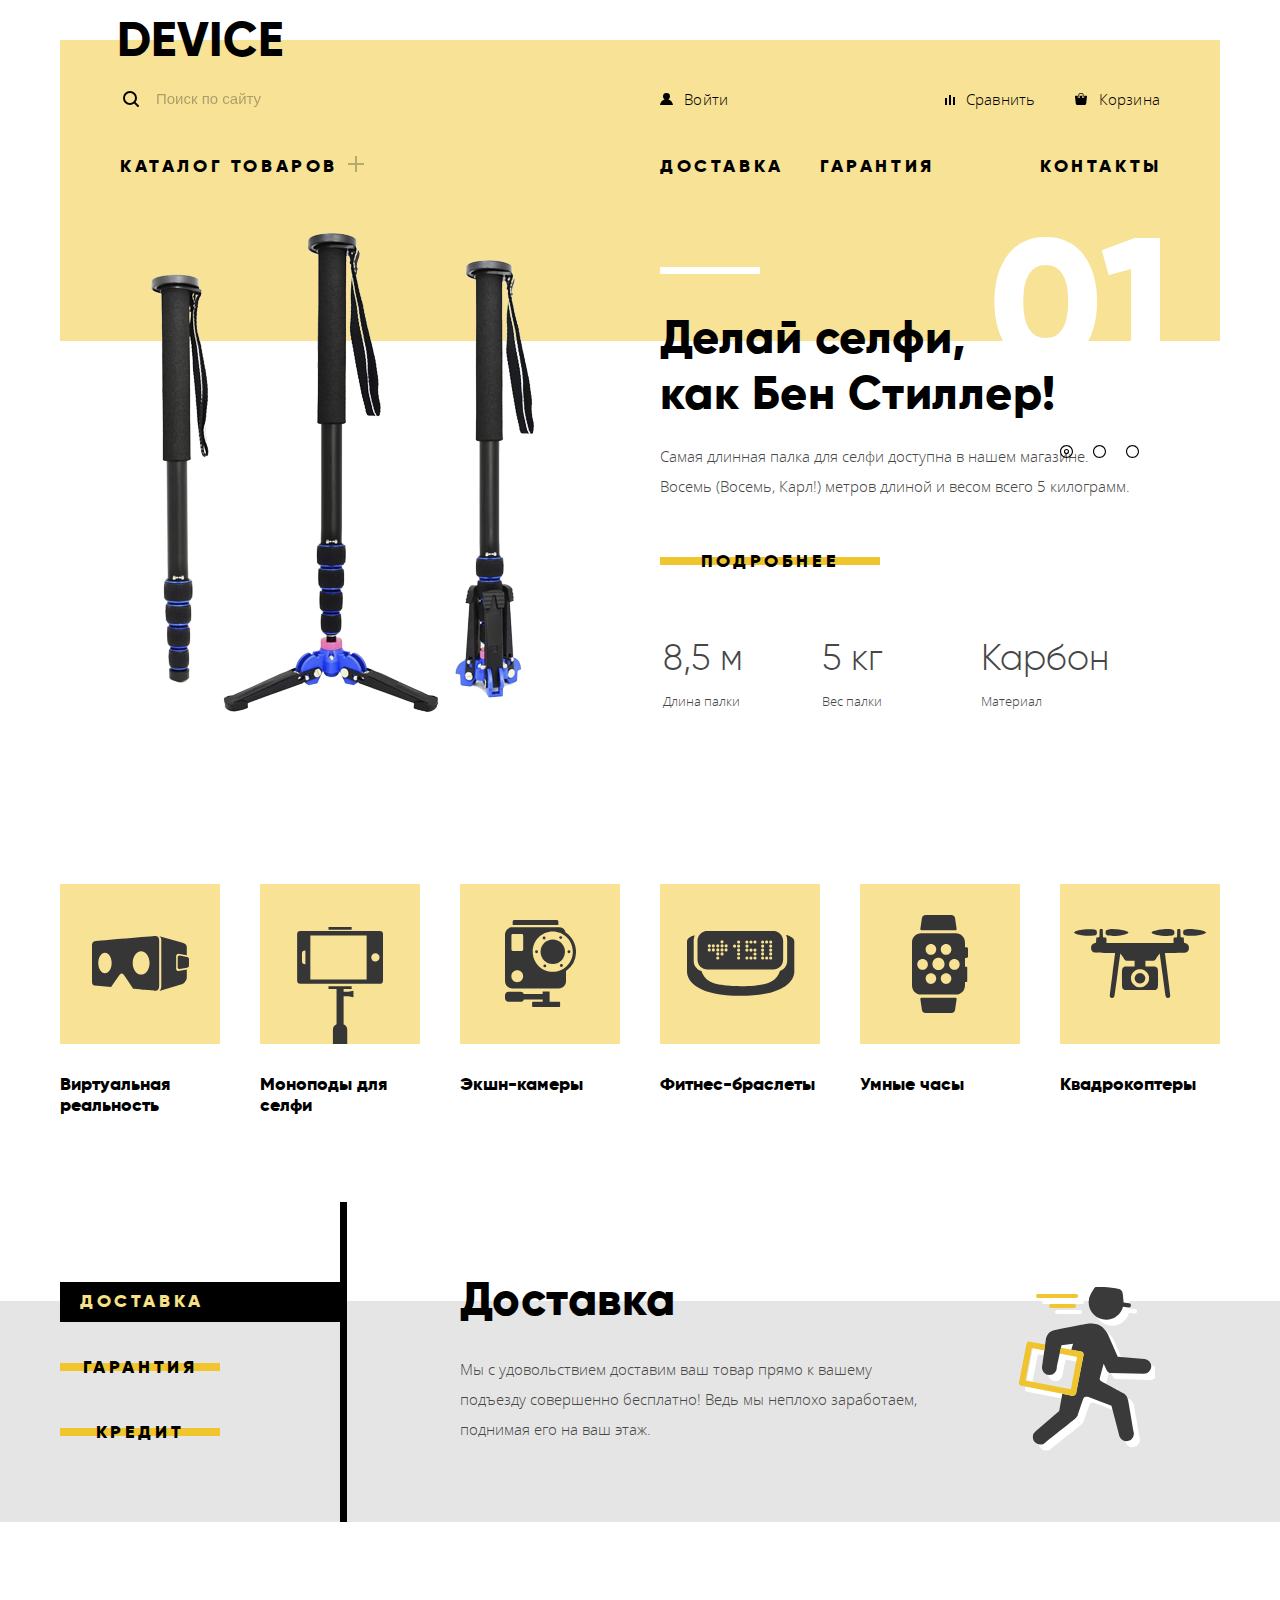
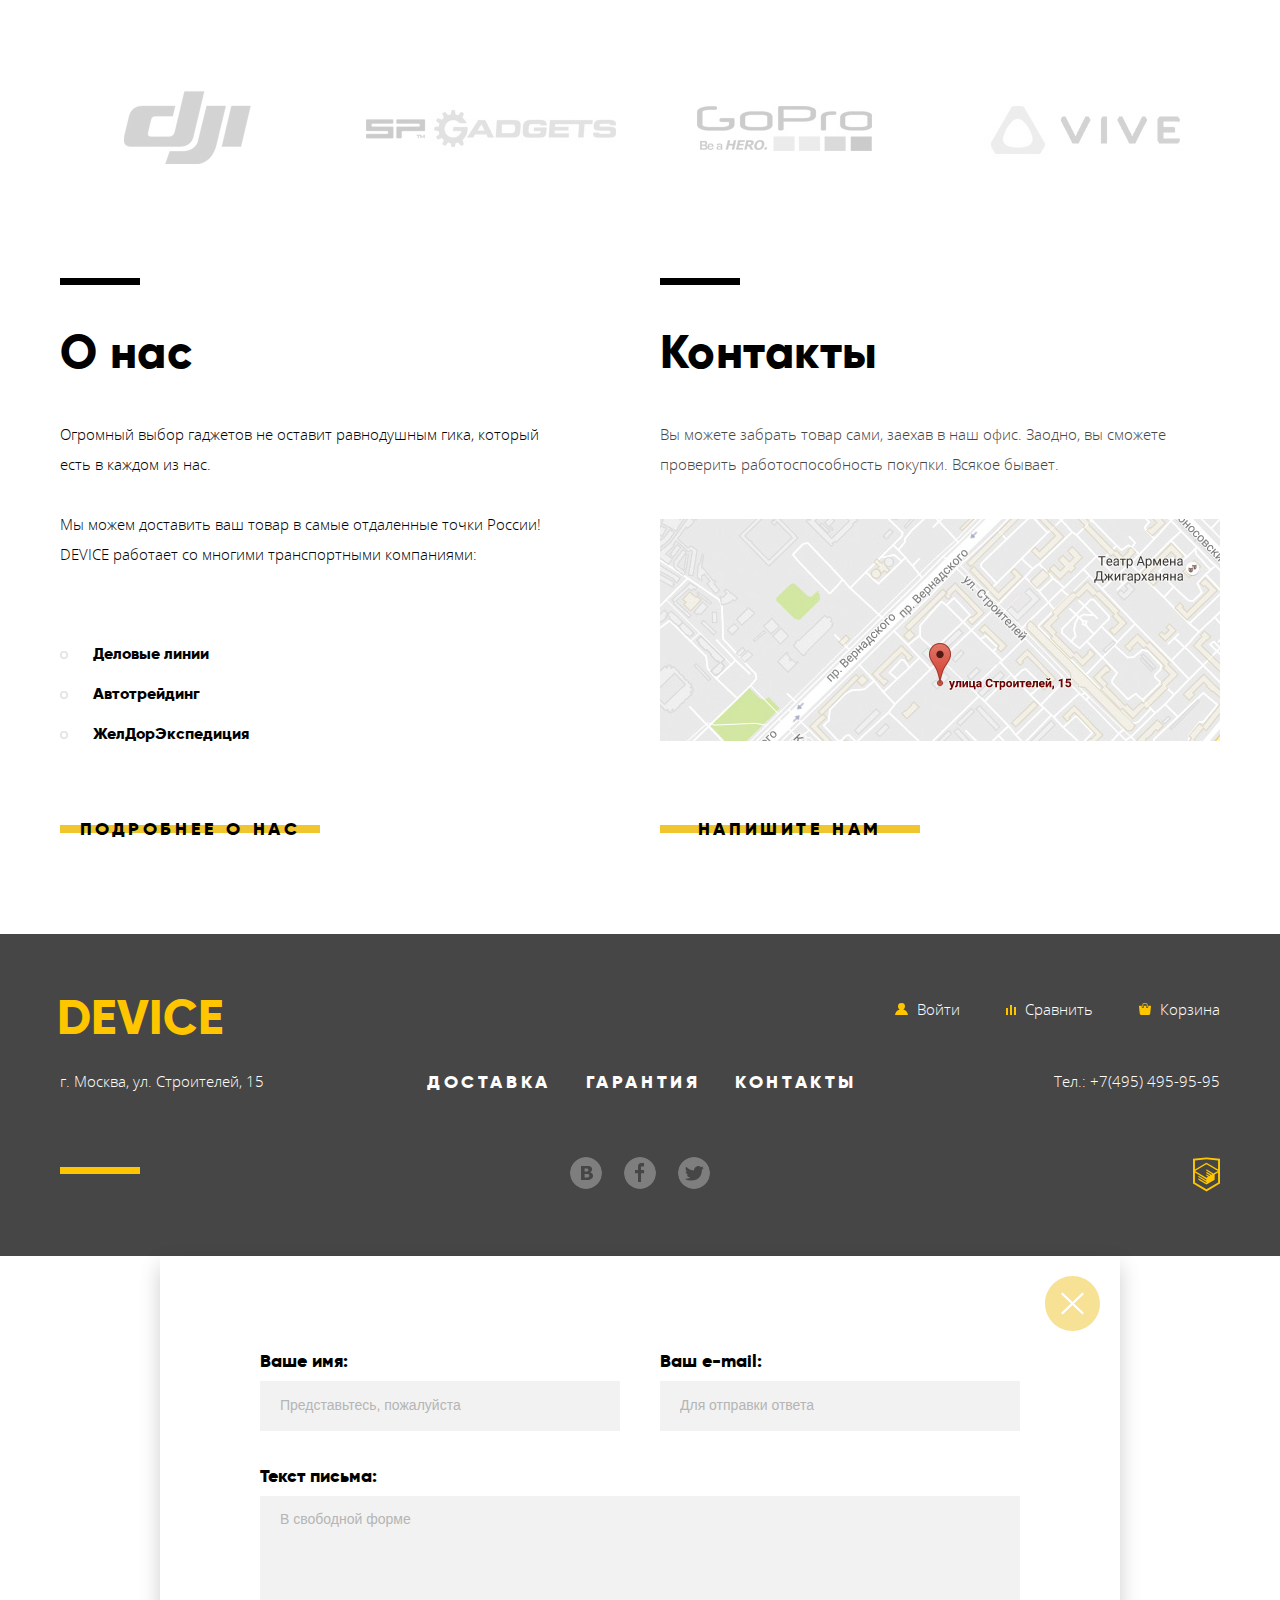
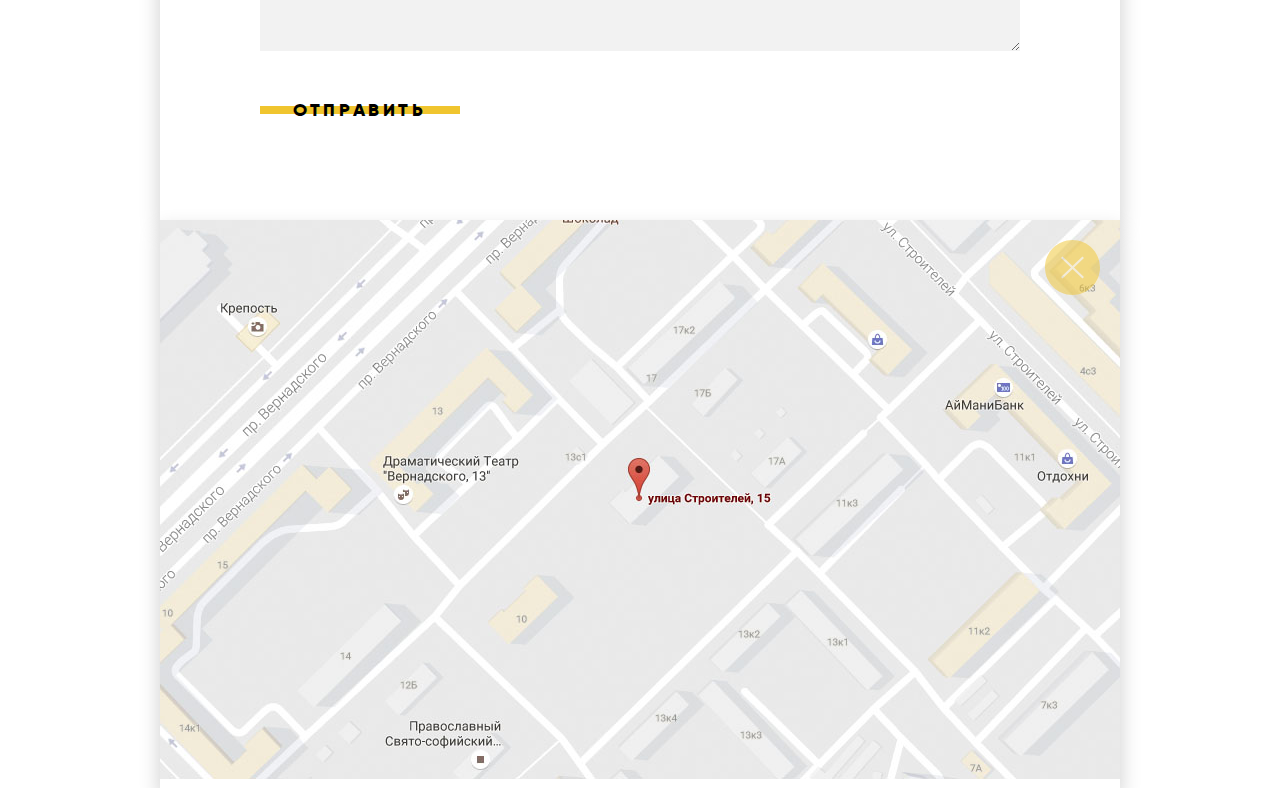
<file: index.html>
<!DOCTYPE html>
<html lang="ru">
  <head>
    <meta charset="utf-8">
    <title>HTML Academy: Девайс</title>
    <link rel="stylesheet" href="css/normalize.css">
    <link rel="stylesheet" href="css/style.css">
  </head>
  <body>
    <header class="main-header container">
      <h1 class="visually-hidden">Интернет-магазин гаджетов Device</h1>
      <a class="main-header-logo logo">Device</a>
      <div class="assistive-navigation">
        <form class="search-form" method="get" action="https://echo.htmlacademy.ru">
          <label for="site-search" class="visually-hidden">Поиск по сайту</label>
          <input class="search-input" type="search" name="site-search" id="site-search" placeholder="Поиск по сайту">
          <button class="search-button" type="submit">Найти</button>
        </form>
        <ul class="assistive-navigation-list">
          <li class="assistive-navigation-item icon-login">
            <svg xmlns="http://www.w3.org/2000/svg" width="13" height="12" viewBox="0 0 13 12">
              <path d="M.032 12h12.937c-.163-2.643-2.074-4.837-4.671-5.543a3.47 3.47 0 0 0 1.687-2.972 3.485 3.485 0 0 0-6.97 0c0 1.264.68 2.361 1.688 2.972C2.106 7.163.194 9.357.032 12z"/>
            </svg>
            <a class="assistive-navigation-link" href="login.html">Войти</a>
          </li>
          <li class="assistive-navigation-item icon-compare">
            <svg xmlns="http://www.w3.org/2000/svg" width="10" height="10" viewBox="0 0 10 10">
              <path d="M8 2h1.984v8H8zM0 3h1.984v7H0zM4 0h2v10H4z"/>
            </svg>
            <a class="assistive-navigation-link" href="compare.html">Сравнить</a>
          </li>
          <li class="assistive-navigation-item icon-cart">
            <svg xmlns="http://www.w3.org/2000/svg" width="12" height="12" viewBox="0 0 12 12"><path d="M11.864 3.017a.429.429 0 0 0-.327-.154H9.225V4.09c0 .563-.484 1.022-1.08 1.022-.594 0-1.078-.458-1.078-1.022V2.863H4.909V4.09c0 .563-.485 1.022-1.08 1.022-.595 0-1.078-.458-1.078-1.022V2.863H.438a.43.43 0 0 0-.327.154.472.472 0 0 0-.108.358l.776 7.134c.015.806.642 1.455 1.411 1.455h7.595c.77 0 1.396-.649 1.411-1.455l.776-7.134a.476.476 0 0 0-.108-.358z"/><path d="M3.829 4.499c.239 0 .433-.184.433-.409V1.84c0-.632.672-1.022 1.295-1.022h1.079c.655 0 1.078.401 1.078 1.022v2.25c0 .225.194.409.431.409.239 0 .433-.184.433-.409V1.84C8.577.773 7.761 0 6.636 0H5.557c-1.19 0-2.159.826-2.159 1.84v2.25c0 .225.194.409.431.409z"/></svg>
            <a class="assistive-navigation-link" href="cart.html">Корзина</a>
          </li>
        </ul>
      </div>
      <nav class="main-navigation">
        <ul class="main-navigation-list">
          <li class="main-navigation-item">
            <a class="main-navigation-link" href="catalog.html">Каталог товаров</a>
            <div class="submenu-list-wrapper invisible">
              <ul class="submenu-list">
                <li class="submenu-item">
                  <a class="submenu-link" href="virtual-reality.html">Виртуальная реальность</a>
                </li>
                <li class="submenu-item">
                  <a class="submenu-link" href="selfie-monopods.html">Моноподы для селфи</a>
                </li>
                <li class="submenu-item">
                  <a class="submenu-link" href="action-cameras.html">Экшн-камеры</a>
                </li>
              </ul>
              <ul class="submenu-list">
                <li class="submenu-item">
                  <a class="submenu-link" href="fitness-band.html">Фитнес-браслеты</a>
                </li>
                <li class="submenu-item">
                  <a class="submenu-link" href="smart-watch.html">Умные часы</a>
                </li>
              </ul>
              <ul class="submenu-list">
                <li class="submenu-item">
                  <a class="submenu-link" href="quadcopters.html">Квадрокоптеры</a>
                </li>
              </ul>
            </div>
          </li>
          <li class="main-navigation-item">
            <a class="main-navigation-link" href="delivery.html">Доставка</a>
          </li>
          <li class="main-navigation-item">
            <a class="main-navigation-link" href="warranty.html">Гарантия</a>
          </li>
          <li class="main-navigation-item">
            <a class="main-navigation-link" href="contacts.html">Контакты</a>
          </li>
        </ul>
      </nav>
    </header>
    <main>
      <section class="promo-slider container">
        <h2 class="visually-hidden">Промо-товары</h2>
        <!-- 1 слайд -->
        <div class="promo-slide">
          <div class="left-column">
            <img class="promo-slide-photo" src="img/slider-1.png" width="384" height="486" alt="Фото селфи-палки">
          </div>
          <div class="right-column">
            <b class="promo-slide-title">Делай селфи, как Бен Стиллер!</b>
            <p class="promo-slide-description">
              Самая длинная палка для селфи доступна в нашем магазине. <br>
              Восемь (Восемь, Карл!) метров длиной и весом всего 5 килограмм.
            </p>
            <a class="button" href="fitness-band-item.html">Подробнее</a>
            <table class="promo-slide-specs">
              <tr class="promo-slide-factiod">
                <td>8,5 м</td>
                <td>5 кг</td>
                <td>Карбон</td>
              </tr>
              <tr>
                <td>Длина палки</td>
                <td>Вес палки</td>
                <td>Материал</td>
              </tr>
            </table>
          </div>
        </div>
        <!-- 2 слайд -->
        <div class="promo-slide hidden">
          <div class="left-column">
            <img class="promo-slide-photo" src="img/slider-2.png" width="345" height="485" alt="Фото фитнес-браслета">
          </div>
          <div class="right-column">
            <b class="promo-slide-title">Худеем правильно!</b>
            <p class="promo-slide-description">
              Мотивирующие фитнес-браслеты помогут найти в себе силы <br>
              не пропускать занятия и соблюдать диету.
            </p>
            <a class="button" href="fitness-band-item.html">Подробнее</a>
            <table class="promo-slide-specs">
              <tr class="promo-slide-factiod">
                <td>48 часов</td>
              </tr>
              <tr>
                <td>Без зарядки</td>
              </tr>
            </table>
          </div>
        </div>
        <div class="promo-slide hidden">
          <div class="left-column">
            <img class="promo-slide-photo" src="img/slider-3.png" width="526" height="334" alt="Фото квадрокоптера">
          </div>
          <div class="right-column">
            <b class="promo-slide-title">Порхает как бабочка, жалит как пчела!</b>
            <p class="promo-slide-description">
              Этот обычный, на первый взгляд, квадрокоптер оснащен <br>
              мощным лазером, замаскированным под стандартную камеру.
            </p>
            <a class="button" href="fitness-band-item.html">Подробнее</a>
            <table class="promo-slide-specs">
              <tr class="promo-slide-factiod">
                <td>800 м</td>
                <td>50 м</td>
              </tr>
              <tr>
                <td>Дальность полета</td>
                <td>Радиус поражения</td>
              </tr>
            </table>
          </div>
        </div>
        <div class="promo-slider-controls">
          <button class="slider-button slider-button-current" type="button">Первый слайд</button>
          <button class="slider-button" type="button">Второй слайд</button>
          <button class="slider-button" type="button">Третий слайд</button>
        </div>
      </section>
      <section class="categories container">
        <h2 class="visually-hidden">Категории товаров</h2>
        <ul class="category-list">
          <li class="category-item">
            <a class="category-link" href="virtual-reality.html">
              <figure>
                <img src="img/popular-1.svg" width="97" height="55" alt="Категория «Виртуальная реальность»">
              </figure>
              <p>Виртуальная реальность</p>
            </a>
          </li>
          <li class="category-item">
            <a class="category-link" href="selfie-monopods.html">
              <figure>
                <img src="img/popular-2.svg" width="86" height="117" alt="Категория «Моноподы для селфи»">
              </figure>
              <p>Моноподы для селфи</p>
            </a>
          </li>
          <li class="category-item">
            <a class="category-link" href="action-cameras.html">
              <figure>
                <img src="img/popular-3.svg" width="71" height="87" alt="Категория «Экшн-камеры»">
              </figure>
              <p>Экшн-камеры</p>
            </a>
          </li>
          <li class="category-item">
            <a class="category-link" href="fitness-band.html">
              <figure>
                <img src="img/popular-4.svg" width="157" height="65" alt="Категория «Фитнес-браслеты»">
              </figure>
              <p>Фитнес-браслеты</p>
            </a>
          </li>
          <li class="category-item">
            <a class="category-link" href="smart-watch.html">
              <figure>
                <img src="img/popular-5.svg" width="56" height="98" alt="Категория «Умные часы»">
              </figure>
              <p>Умные часы</p>
            </a>
          </li>
          <li class="category-item">
            <a class="category-link" href="quadcopters.html">
              <figure>
                <img src="img/popular-6.svg" width="132" height="69" alt="Категория «Квадрокоптеры»">
              </figure>
              <p>Квадрокоптеры</p>
            </a>
          </li>
        </ul>
      </section>
      <section class="services">
        <div class="services-container container">
          <h2 class="visually-hidden">Услуги</h2>
          <div class="services-tabs">
            <button class="service-tab service-tab-current" type="button">Доставка</button>
            <button class="service-tab button" type="button">Гарантия</button>
            <button class="service-tab button" type="button">Кредит</button>
          </div>
          <!-- 1 вкладка -->
          <div class="service-content service-delivery">
            <h3 class="service-title">Доставка</h3>
            <p>
              Мы с удовольствием доставим ваш товар прямо к вашему подъезду совершенно бесплатно!
              Ведь мы неплохо заработаем, поднимая его на ваш этаж.
            </p>
          </div>
          <!-- 2 вкладка -->
          <div class="service-content service-warranty hidden">
            <h3 class="service-title">Гарантия</h3>
            <p>
              Если из-за возгорания купленного у нас товара у вас сгорит дом — не переживайте,
              мы выдадим вам новый. Товар, не дом, конечно же.
            </p>
          </div>
          <!-- 3 вкладка -->
          <div class="service-content service-credit hidden">
            <h3 class="service-title">Кредит</h3>
            <p>
              Залезть в долговую яму стало проще! Кредитные консультанты подберут
              для вас наиболее выгодные условия кредита. Выгодные для нашего банка, разумеется.
            </p>
          </div>
        </div>
      </section>
      <section class="brands container">
        <h2 class="visually-hidden">Бренды</h2>
        <ul class="brands-list">
          <li class="brands-item">
            <a class="brands-link" href="#">
              <img src="img/logo-1.jpg" width="260" height="100" alt="Djl">
            </a>
          </li>
          <li class="brands-item">
            <a class="brands-link" href="#">
              <img src="img/logo-2.jpg" width="260" height="100" alt="SP Gagets">
            </a>
          </li>
          <li class="brands-item">
            <a class="brands-link" href="#">
              <img src="img/logo-3.jpg" width="260" height="100" alt="Go Pro">
            </a>
          </li>
          <li class="brands-item">
            <a class="brands-link" href="#">
              <img src="img/logo-4.jpg" width="260" height="100" alt="Vive">
            </a>
          </li>
        </ul>
      </section>
      <div class="info container">
        <section class="about">
          <h2 class="about-title">О нас</h2>
          <p>
            Огромный выбор гаджетов не оставит равнодушным гика, который есть в каждом из нас.
          </p>
          <p>
            Мы можем доставить ваш товар в самые отдаленные точки России!
            DEVICE работает со многими транспортными компаниями:
          </p>
          <ul class="about-delivery">
            <li class="about-delivery-item">Деловые линии</li>
            <li class="about-delivery-item">Автотрейдинг</li>
            <li class="about-delivery-item">ЖелДорЭкспедиция</li>
          </ul>
          <a class="button" href="about.html">Подробнее о нас</a>
        </section>
        <section class="contacts">
          <h2 class="contacts-title">Контакты</h2>
          <p>
            Вы можете забрать товар сами, заехав в наш офис.
            Заодно, вы сможете проверить работоспособность покупки. Всякое бывает.
          </p>
          <a class="contacts-map" href="https://yandex.ru/maps/">
            <img src="img/map.jpg" alt="Карта проезда к нашему офису по адресу г. Москва, ул. Строителей, 15">
          </a>
          <a class="button">Напишите нам</a>
        </section>
      </div>
    </main>
    <footer class="main-footer">
      <div class="main-footer-container container">
        <div class="footer-top">
          <a class="main-footer-logo logo">Device</a>
          <ul class="footer-assistive-navigation-list">
            <li class="footer-assistive-navigation-item icon-login">
              <svg xmlns="http://www.w3.org/2000/svg" width="13" height="12" viewBox="0 0 13 12">
                <path d="M.032 12h12.937c-.163-2.643-2.074-4.837-4.671-5.543a3.47 3.47 0 0 0 1.687-2.972 3.485 3.485 0 0 0-6.97 0c0 1.264.68 2.361 1.688 2.972C2.106 7.163.194 9.357.032 12z"/>
              </svg>
              <a class="footer-assistive-navigation-link" href="#">Войти</a>
            </li>
            <li class="footer-assistive-navigation-item icon-compare">
              <svg xmlns="http://www.w3.org/2000/svg" width="10" height="10" viewBox="0 0 10 10">
                <path d="M8 2h1.984v8H8zM0 3h1.984v7H0zM4 0h2v10H4z"/>
              </svg>
              <a class="footer-assistive-navigation-link" href="#">Сравнить</a>
            </li>
            <li class="footer-assistive-navigation-item icon-cart">
              <svg xmlns="http://www.w3.org/2000/svg" width="12" height="12" viewBox="0 0 12 12">
                <path d="M11.864 3.017a.429.429 0 0 0-.327-.154H9.225V4.09c0 .563-.484 1.022-1.08 1.022-.594 0-1.078-.458-1.078-1.022V2.863H4.909V4.09c0 .563-.485 1.022-1.08 1.022-.595 0-1.078-.458-1.078-1.022V2.863H.438a.43.43 0 0 0-.327.154.472.472 0 0 0-.108.358l.776 7.134c.015.806.642 1.455 1.411 1.455h7.595c.77 0 1.396-.649 1.411-1.455l.776-7.134a.476.476 0 0 0-.108-.358z"/>
                <path d="M3.829 4.499c.239 0 .433-.184.433-.409V1.84c0-.632.672-1.022 1.295-1.022h1.079c.655 0 1.078.401 1.078 1.022v2.25c0 .225.194.409.431.409.239 0 .433-.184.433-.409V1.84C8.577.773 7.761 0 6.636 0H5.557c-1.19 0-2.159.826-2.159 1.84v2.25c0 .225.194.409.431.409z"/>
              </svg>
              <a class="footer-assistive-navigation-link" href="cart.html">Корзина</a>
            </li>
          </ul>
        </div>
        <div class="footer-middle">
          <div class="footer-address">г. Москва, ул. Строителей, 15</div>
          <ul class="footer-navigation">
            <li class="footer-navigation-item">
              <a class="footer-navigation-link" href="delivery.html">Доставка</a>
            </li>
            <li class="footer-navigation-item">
              <a class="footer-navigation-link" href="warranty.html">Гарантия</a>
            </li>
            <li class="footer-navigation-item">
              <a class="footer-navigation-link" href="contacts.html">Контакты</a>
            </li>
          </ul>
          <div class="footer-phone">
            <a class="phone-link" href="tel:+74954959595">Тел.: +7(495) 495-95-95</a>
          </div>
        </div>
        <div class="footer-bottom">
          <ul class="footer-social">
            <li class="social-button social-button-vkontakte">
              <a href="#">Вконтакте</a>
            </li>
            <li class="social-button social-button-facebook">
              <a href="#">Фейсбук</a>
            </li>
            <li class="social-button social-button-twitter">
              <a href="#">Инстаграм</a>
            </li>
          </ul>
          <a class="copyright" href="https://htmlacademy.ru/intensive/htmlcss">
            <img src="img/logo-html.svg" width="27" height="35" alt="Сайт HTML Academy">
          </a>
        </div>
      </div>
    </footer>
    <section class="modal modal-write-us">
      <h2 class="visually-hidden">Форма: напишите нам</h2>
      <form class="write-us-form" method="post" action="https://echo.htmlacademy.ru">
        <label>
          Ваше имя:
          <input type="text" name="name" placeholder="Представьтесь, пожалуйста">
        </label>
        <label>
          Ваш e-mail:
          <input type="text" name="email" placeholder="Для отправки ответа">
        </label>
        <label class="textarea-label">
          Текст письма:
          <textarea name="text" placeholder="В свободной форме"></textarea>
        </label>
        <button class="button" type="submit">Отправить</button>
        <button class="modal-close" type="button">Закрыть форму</button>
      </form>
    </section>
    <section class="modal modal-map">
      <h2 class="visually-hidden">Карта: как до нас добраться</h2>
      <img src="img/modal-map.jpg" width="960" height="559" alt="Офис компании по адресу г. Москва, ул. Строителей, 15">
      <button class="modal-close" type="button">Закрыть карту</button>
    </section>
  </body>
</html>
</file>
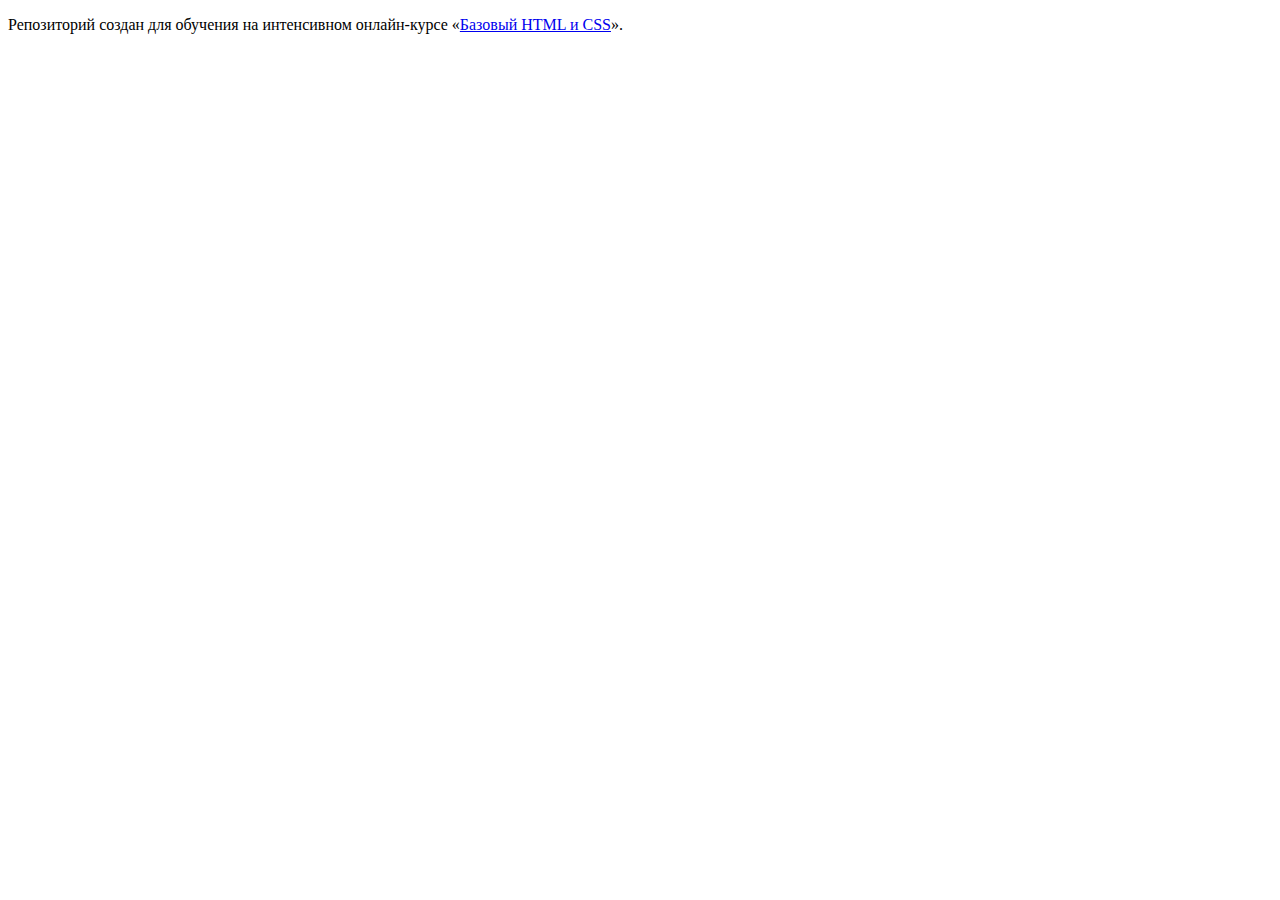
<file: master/index.html>
<!DOCTYPE html>
<html lang="ru">
  <head>
    <meta charset="utf-8">
    <title>HTML Academy: Девайс</title>
    <base href="https://htmlacademy-htmlcss.github.io/51070-device/master/">
</head>
  <body>

    <p>Репозиторий создан для обучения на интенсивном онлайн‑курсе «<a href="https://htmlacademy.ru/intensive/htmlcss">Базовый HTML и CSS</a>».</p>

  </body>
</html>
</file>
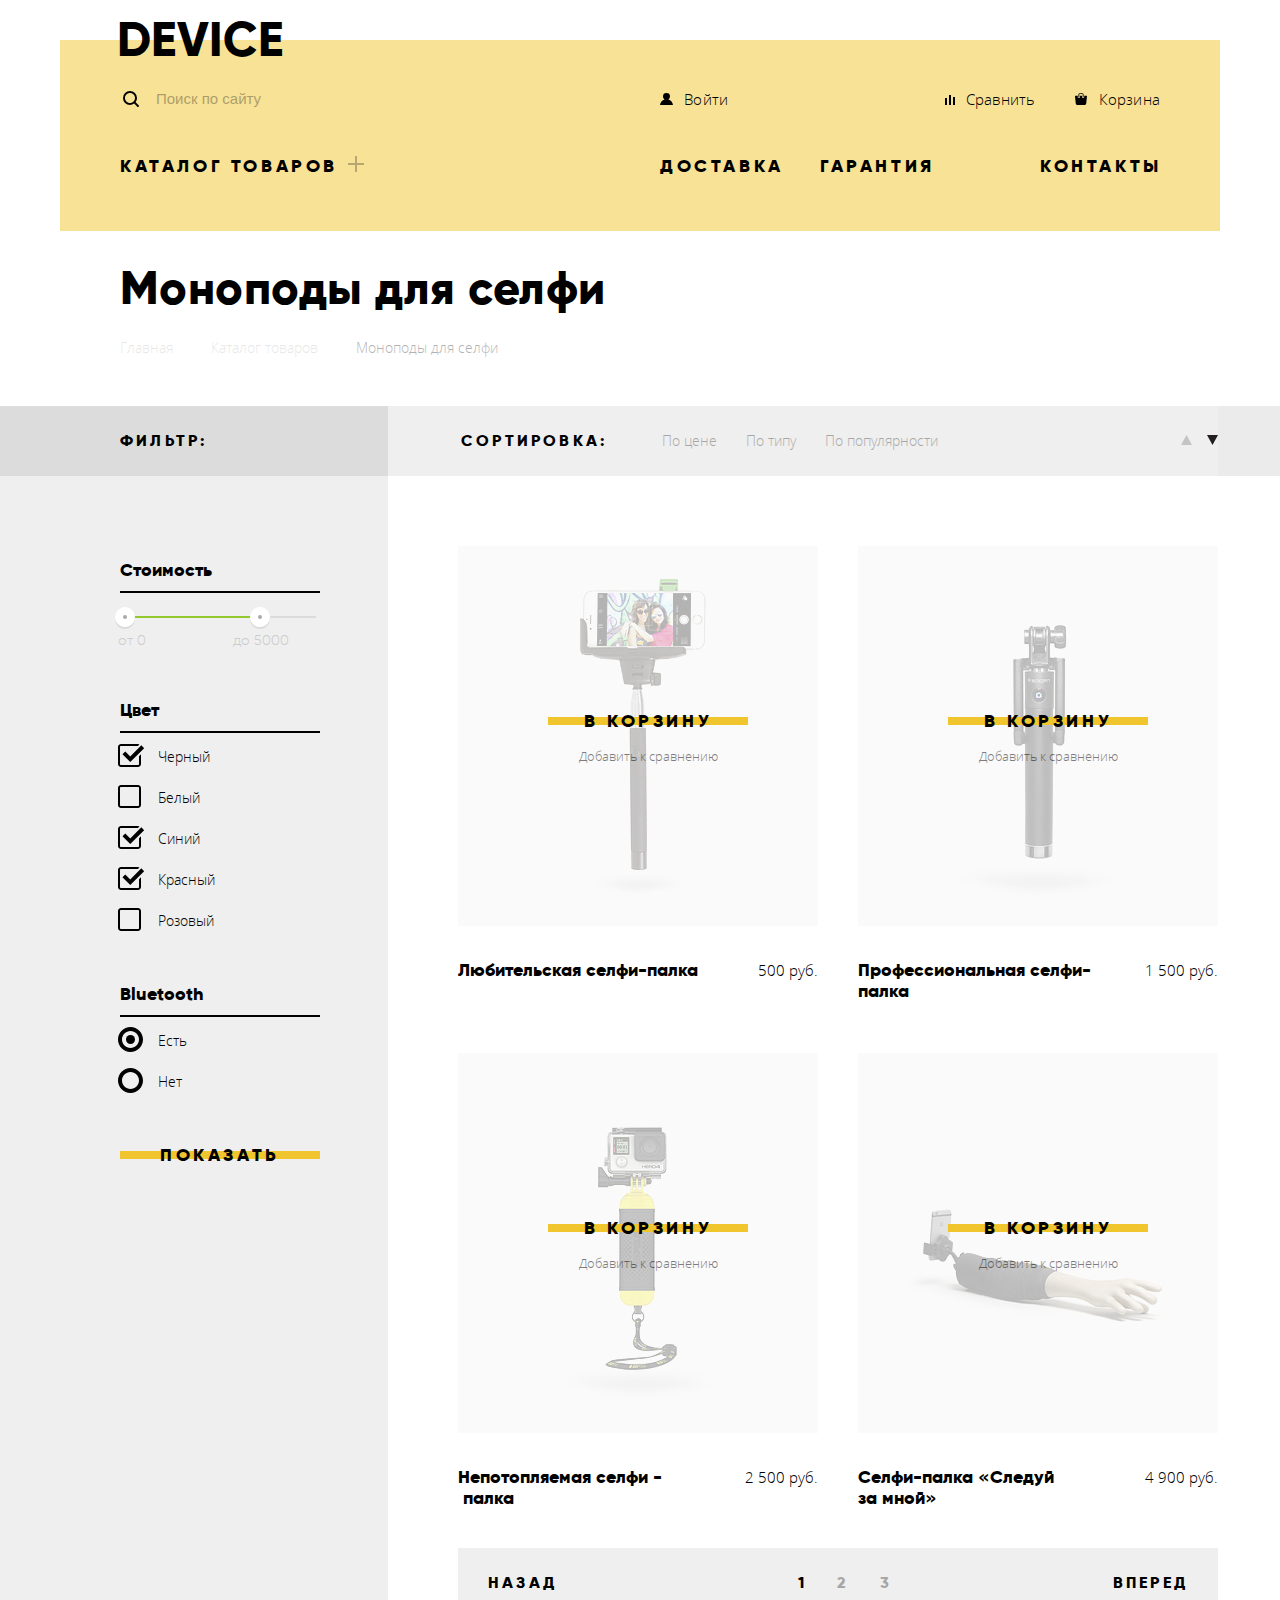
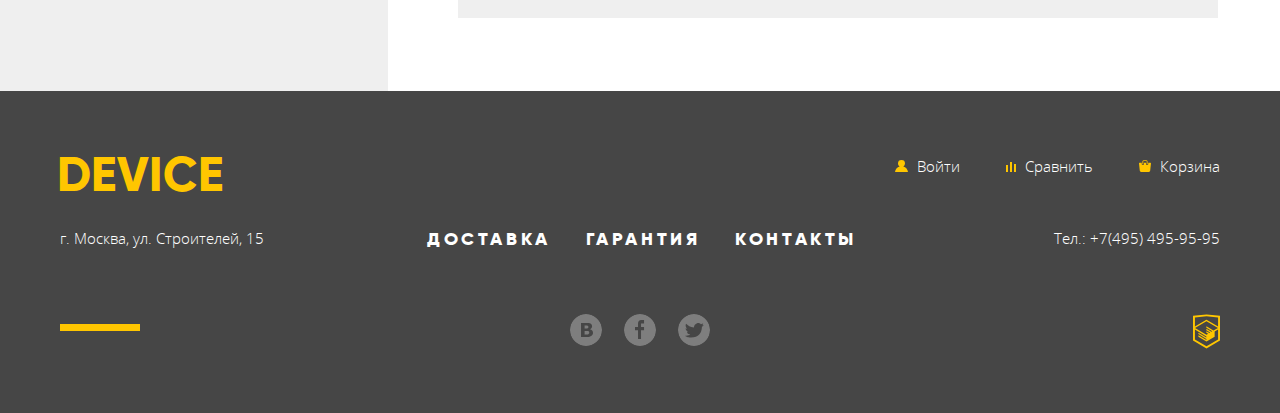
<file: catalog.html>
<!DOCTYPE html>
<html lang="ru">
<head>
  <meta charset="UTF-8">
  <title>HTML Academy: Каталог Девайс</title>
  <link rel="stylesheet" href="css/normalize.css">
  <link rel="stylesheet" href="css/style.css">
</head>
<body>
  <header class="main-header container">
    <h1 class="visually-hidden">Интернет-магазин гаджетов Device</h1>
    <a class="main-header-logo logo" href="index.html">Device</a>
    <div class="assistive-navigation">
      <form class="search-form" method="get" action="https://echo.htmlacademy.ru">
        <label for="site-search" class="visually-hidden">Поиск по сайту</label>
        <input class="search-input" type="search" name="site-search" id="site-search" placeholder="Поиск по сайту">
        <button class="search-button" type="submit">Найти</button>
      </form>
      <ul class="assistive-navigation-list">
        <li class="assistive-navigation-item icon-login">
          <svg xmlns="http://www.w3.org/2000/svg" width="13" height="12" viewBox="0 0 13 12">
            <path d="M.032 12h12.937c-.163-2.643-2.074-4.837-4.671-5.543a3.47 3.47 0 0 0 1.687-2.972 3.485 3.485 0 0 0-6.97 0c0 1.264.68 2.361 1.688 2.972C2.106 7.163.194 9.357.032 12z"/>
          </svg>
          <a class="assistive-navigation-link" href="login.html">Войти</a>
        </li>
        <li class="assistive-navigation-item icon-compare">
          <svg xmlns="http://www.w3.org/2000/svg" width="10" height="10" viewBox="0 0 10 10">
            <path d="M8 2h1.984v8H8zM0 3h1.984v7H0zM4 0h2v10H4z"/>
          </svg>
          <a class="assistive-navigation-link" href="compare.html">Сравнить</a>
        </li>
        <li class="assistive-navigation-item icon-cart">
          <svg xmlns="http://www.w3.org/2000/svg" width="12" height="12" viewBox="0 0 12 12"><path d="M11.864 3.017a.429.429 0 0 0-.327-.154H9.225V4.09c0 .563-.484 1.022-1.08 1.022-.594 0-1.078-.458-1.078-1.022V2.863H4.909V4.09c0 .563-.485 1.022-1.08 1.022-.595 0-1.078-.458-1.078-1.022V2.863H.438a.43.43 0 0 0-.327.154.472.472 0 0 0-.108.358l.776 7.134c.015.806.642 1.455 1.411 1.455h7.595c.77 0 1.396-.649 1.411-1.455l.776-7.134a.476.476 0 0 0-.108-.358z"/><path d="M3.829 4.499c.239 0 .433-.184.433-.409V1.84c0-.632.672-1.022 1.295-1.022h1.079c.655 0 1.078.401 1.078 1.022v2.25c0 .225.194.409.431.409.239 0 .433-.184.433-.409V1.84C8.577.773 7.761 0 6.636 0H5.557c-1.19 0-2.159.826-2.159 1.84v2.25c0 .225.194.409.431.409z"/></svg>
          <a class="assistive-navigation-link" href="cart.html">Корзина</a>
        </li>
      </ul>
    </div>
    <nav class="main-navigation">
      <ul class="main-navigation-list">
        <li class="main-navigation-item">
          <a class="main-navigation-link" href="catalog.html">Каталог товаров</a>
          <div class="submenu-list-wrapper invisible">
            <ul class="submenu-list">
              <li class="submenu-item">
                <a class="submenu-link" href="virtual-reality.html">Виртуальная реальность</a>
              </li>
              <li class="submenu-item">
                <a class="submenu-link" href="selfie-monopods.html">Моноподы для селфи</a>
              </li>
              <li class="submenu-item">
                <a class="submenu-link" href="action-cameras.html">Экшн-камеры</a>
              </li>
            </ul>
            <ul class="submenu-list">
              <li class="submenu-item">
                <a class="submenu-link" href="fitness-band.html">Фитнес-браслеты</a>
              </li>
              <li class="submenu-item">
                <a class="submenu-link" href="smart-watch.html">Умные часы</a>
              </li>
            </ul>
            <ul class="submenu-list">
              <li class="submenu-item">
                <a class="submenu-link" href="quadcopters.html">Квадрокоптеры</a>
              </li>
            </ul>
          </div>
        </li>
        <li class="main-navigation-item">
          <a class="main-navigation-link" href="delivery.html">Доставка</a>
        </li>
        <li class="main-navigation-item">
          <a class="main-navigation-link" href="warranty.html">Гарантия</a>
        </li>
        <li class="main-navigation-item">
          <a class="main-navigation-link" href="contacts.html">Контакты</a>
        </li>
      </ul>
    </nav>
  </header>
  <main>
    <div class="page-header-container container">
      <h1 class="page-title">Моноподы для селфи</h1>
        <ul class="breadcrumbs">
          <li class="breadcrumbs-link">
            <a href="main.html">Главная</a>
          </li>
          <li class="breadcrumbs-link">
            <a href="shop.html">Каталог товаров</a>
          </li>
          <li class="breadcrumbs-current">Моноподы для селфи</li>
        </ul>
      </div>
      <div class="background-container">
        <div class="sorting-background-container"></div>
        <div class="content-container container">
          <section class="filters">
            <h2>Фильтр:</h2>
            <form class="filter" method="get" action="https://echo.htmlacademy.ru">
              <fieldset>
                <legend>Стоимость</legend>
                <div class="filter-range">
                  <div class="filter-range-bar"></div>
                  <button class="filter-range-control">
                    <span class="filter-range-label">от 0</span>
                  </button>
                  <button class="filter-range-control">
                    <span class="filter-range-label">до 5000</span>
                  </button>
                </div>
              </fieldset>
              <fieldset>
                <legend>Цвет</legend>
                <ul>
                  <li class="filter-color-option">
                    <input class="visually-hidden filter-color-input" type="checkbox" name="color-black" id="black" checked>
                    <label class="filter-color-option-label" for="black">Черный</label>
                  </li>
                  <li class="filter-color-option">
                    <input class="visually-hidden filter-color-input" type="checkbox" name="white" id="white">
                    <label class="filter-color-option-label" for="white">Белый</label>
                  </li>
                  <li class="filter-color-option">
                    <input class="visually-hidden filter-color-input" type="checkbox" name="blue" id="blue" checked>
                    <label class="filter-color-option-label" for="blue">Синий</label>
                  </li>
                  <li class="filter-color-option">
                    <input class="visually-hidden filter-color-input" type="checkbox" name="red" id="red" checked>
                    <label class="filter-color-option-label" for="red">Красный</label>
                  </li>
                  <li class="filter-color-option">
                    <input class="visually-hidden filter-color-input" type="checkbox" name="pink" id="pink">
                    <label class="filter-color-option-label" for="pink">Розовый</label>
                  </li>
                </ul>
              </fieldset>
              <fieldset>
                <legend>Bluetooth</legend>
                <ul>
                  <li class="filter-bluetooth-option">
                    <input class="visually-hidden filter-bluetooth-input" type="radio" name="bluetooth" value="yes" id="with-bluetooth" checked>
                    <label class="filter-bluetooth-option-label" for="with-bluetooth">Есть</label>
                  </li>
                  <li>
                    <input class="visually-hidden filter-bluetooth-input" type="radio" name="bluetooth" value="no" id="no-bluetooth">
                    <label class="filter-bluetooth-option-label" for="no-bluetooth">Нет</label>
                  </li>
                </ul>
              </fieldset>
              <button class="button" type="submit">Показать</button>
            </form>
          </section>
          <div class="product-container">
            <section class="sorting">
              <h2>Сортировка:</h2>
              <form class="sorting-form" action="https://echo.htmlacademy.ru" method="get">
                <div class="sorting-options-container">
                  <a class="sorting-option sorting-option-current" href="#">По цене</a>
                  <a class="sorting-option" href="#">По типу</a>
                  <a class="sorting-option" href="#">По популярности</a>
                </div>
                <div class="sorting-order-container">
                  <a class="sorting-order sorting-order-ascending" href="#">По возрастанию</a>
                  <a class="sorting-order sorting-order-current sorting-order-descending" href="#">По убыванию</a>
                </div>
              </form>
            </section>
            <section class="product-catalog">
              <h2 class="visually-hidden">Список моноподов для селфи</h2>
              <article class="product-card">
                <img class="product-card-photo" src="img/item-1.jpg" width="360" height="380" alt="Любительская селфи-палка">
                <div class="product-card-description">
                  <h3 class="product-card-title">Любительская селфи-палка</h3>
                  <p class="product-card-price">500 руб.</p>
                </div>
                <div class="product-card-actions">
                  <a class="button" href="#">В корзину</a>
                  <a class="product-card-link" href="#">Добавить к сравнению</a>
                </div>
              </article>
              <article class="product-card">
                <img class="product-card-photo" src="img/item-2.jpg" width="360" height="380" alt="Профессиональная селфи-палка">
                <div class="product-card-description">
                  <h3 class="product-card-title">Профессиональная селфи-палка</h3>
                  <p class="product-card-price">1 500 руб.</p>
                </div>
                <div class="product-card-actions">
                  <a class="button" href="#">В корзину</a>
                  <a class="product-card-link" href="#">Добавить к сравнению</a>
                </div>
              </article>
              <article class="product-card">
                <img class="product-card-photo" src="img/item-3.jpg" width="360" height="380" alt="Непотопляемая селфи-палка">
                <div class="product-card-description">
                  <h3 class="product-card-title">Непотопляемая селфи&nbsp;-&nbsp;палка</h3>
                  <p class="product-card-price">2 500 руб.</p>
                </div>
                <div class="product-card-actions">
                  <a class="button" href="#">В корзину</a>
                  <a class="product-card-link" href="#">Добавить к сравнению</a>
                </div>
              </article>
              <article class="product-card">
                <img class="product-card-photo" src="img/item-4.jpg" width="360" height="380" alt="Селфи-палка «Следуй за мной»">
                <div class="product-card-description">
                  <h3 class="product-card-title">Селфи-палка «Следуй за мной»</h3>
                  <p class="product-card-price">4 900 руб.</p>
                </div>
                <div class="product-card-actions">
                  <a class="button" href="#">В корзину</a>
                  <a class="product-card-link" href="#">Добавить к сравнению</a>
                </div>
              </article>
              <div class="pagination">
                <a class="pagination-button" href="#">Назад</a>
                <div class="pagination-numbers">
                  <a class="pagination-number-current" href="#">1</a>
                  <a class="pagination-number" href="catalog-2.html">2</a>
                  <a class="pagination-number" href="catalog-3.html">3</a>
                </div>
                <a class="pagination-button" href="#">Вперед</a>
              </div>
            </section>
          </div>
        </div>
      </div>
  </main>
  <footer class="main-footer">
    <div class="main-footer-container container">
      <div class="footer-top">
        <a class="main-footer-logo logo" href="index.html">Device</a>
        <ul class="footer-assistive-navigation-list">
          <li class="footer-assistive-navigation-item icon-login">
            <svg xmlns="http://www.w3.org/2000/svg" width="13" height="12" viewBox="0 0 13 12">
              <path d="M.032 12h12.937c-.163-2.643-2.074-4.837-4.671-5.543a3.47 3.47 0 0 0 1.687-2.972 3.485 3.485 0 0 0-6.97 0c0 1.264.68 2.361 1.688 2.972C2.106 7.163.194 9.357.032 12z"/>
            </svg>
            <a class="footer-assistive-navigation-link" href="#">Войти</a>
          </li>
          <li class="footer-assistive-navigation-item icon-compare">
            <svg xmlns="http://www.w3.org/2000/svg" width="10" height="10" viewBox="0 0 10 10">
              <path d="M8 2h1.984v8H8zM0 3h1.984v7H0zM4 0h2v10H4z"/>
            </svg>
            <a class="footer-assistive-navigation-link" href="#">Сравнить</a>
          </li>
          <li class="footer-assistive-navigation-item icon-cart">
            <svg xmlns="http://www.w3.org/2000/svg" width="12" height="12" viewBox="0 0 12 12">
              <path d="M11.864 3.017a.429.429 0 0 0-.327-.154H9.225V4.09c0 .563-.484 1.022-1.08 1.022-.594 0-1.078-.458-1.078-1.022V2.863H4.909V4.09c0 .563-.485 1.022-1.08 1.022-.595 0-1.078-.458-1.078-1.022V2.863H.438a.43.43 0 0 0-.327.154.472.472 0 0 0-.108.358l.776 7.134c.015.806.642 1.455 1.411 1.455h7.595c.77 0 1.396-.649 1.411-1.455l.776-7.134a.476.476 0 0 0-.108-.358z"/>
              <path d="M3.829 4.499c.239 0 .433-.184.433-.409V1.84c0-.632.672-1.022 1.295-1.022h1.079c.655 0 1.078.401 1.078 1.022v2.25c0 .225.194.409.431.409.239 0 .433-.184.433-.409V1.84C8.577.773 7.761 0 6.636 0H5.557c-1.19 0-2.159.826-2.159 1.84v2.25c0 .225.194.409.431.409z"/>
            </svg>
            <a class="footer-assistive-navigation-link" href="cart.html">Корзина</a>
          </li>
        </ul>
      </div>
      <div class="footer-middle">
        <div class="footer-address">г. Москва, ул. Строителей, 15</div>
        <ul class="footer-navigation">
          <li class="footer-navigation-item">
            <a class="footer-navigation-link" href="delivery.html">Доставка</a>
          </li>
          <li class="footer-navigation-item">
            <a class="footer-navigation-link" href="warranty.html">Гарантия</a>
          </li>
          <li class="footer-navigation-item">
            <a class="footer-navigation-link" href="contacts.html">Контакты</a>
          </li>
        </ul>
        <div class="footer-phone">
          <a class="phone-link" href="tel:+74954959595">Тел.: +7(495) 495-95-95</a>
        </div>
      </div>
      <div class="footer-bottom">
        <ul class="footer-social">
          <li class="social-button social-button-vkontakte">
            <a href="#">Вконтакте</a>
          </li>
          <li class="social-button social-button-facebook">
            <a href="#">Фейсбук</a>
          </li>
          <li class="social-button social-button-twitter">
            <a href="#">Инстаграм</a>
          </li>
        </ul>
        <a class="copyright" href="https://htmlacademy.ru/intensive/htmlcss">
          <img src="img/logo-html.svg" width="27" height="35" alt="Сайт HTML Academy">
        </a>
      </div>
    </div>
  </footer>
</body>
</html>
</file>
<file: css/style.css>
@font-face {
    font-family: 'Gilroy';
    src: local('Gilroy Light'),
         local('Gilroy-Light'),
         url('../fonts/gilroylight.woff2') format('woff2'),
         url('../fonts/gilroylight.woff') format('woff');
    font-weight: 300;
    font-style: normal;
}

@font-face {
    font-family: 'Gilroy';
    src: local('Gilroy Extrabold'),
         local('Gilroy-Extrabold'),
         url('../fonts/gilroyextrabold.woff2') format('woff2'),
         url('../fonts/gilroyextrabold.woff') format('woff');
    font-weight: 800;
    font-style: normal;
}

@font-face {
    font-family: 'Open Sans';
    src: local('Open Sans Light'),
         local('OpenSans-Light'),
         url('../fonts/opensanslight.woff2') format('woff2'),
         url('../fonts/opensanslight.woff') format('woff');
    font-weight: 300;
    font-style: normal;
}

@font-face {
    font-family: 'Open Sans';
    src: local('Open Sans Regular'),
         local('OpenSans-Regular'),
         url('../fonts/opensans.woff2') format('woff2'),
         url('../fonts/opensans.woff') format('woff');
    font-weight: 400;
    font-style: normal;
}

body {
  min-width: 1160px;
  margin: 0 auto;

  font-family:
    "Open Sans",
    -apple-system,
    system-ui,
    BlinkMacSystemFont,
    "Segoe UI",
    "Roboto",
    "Helvetica Neue",
    Arial,
    sans-serif;
  font-size: 15px;
  font-weight: 300;
  line-height: 30px;
  color: #000;
  -webkit-font-smoothing: antialiased;
  -moz-osx-font-smoothing: grayscale;
}

.container {
  width: 1160px;
  margin: 0 auto;
}

p {
  margin: 0;
}

.page-title,
.promo-slide-title,
.service-title,
.contacts-title,
.about-title {
  font-family:
    "Gilroy",
    -apple-system,
    system-ui,
    BlinkMacSystemFont,
    "Segoe UI",
    "Roboto",
    "Helvetica Neue",
    Arial,
    sans-serif;
  font-size: 47px;
  font-weight: 800;
  letter-spacing: .01em;
  color: #000;
}

.main-header {
  background-color: #f7e296;
}

.main-header a {
  text-decoration: none;
  color: #000;
}

.main-header a:hover,
.main-header a:focus {
  color: #000;
  opacity: .6;
}

.main-header a:active {
  color: #000;
  opacity: .3;
}

.main-header ul {
  list-style-type: none;
  margin: 0;
  padding: 0;
}

.logo {
  font-family:
    "Gilroy",
    -apple-system,
    system-ui,
    BlinkMacSystemFont,
    "Segoe UI",
    "Roboto",
    "Helvetica Neue",
    Arial,
    sans-serif;
  font-size: 48px;
  font-weight: 800;
  line-height: 1.2;
  text-transform: uppercase;
}

.main-header-logo {
  color: #000;
}

.search-input::placeholder {
  font-weight: 300;
  color: #000;
  opacity: .3;
}

.main-navigation-link,
.footer-navigation-link {
  font-family:
    "Gilroy",
    -apple-system,
    system-ui,
    BlinkMacSystemFont,
    "Segoe UI",
    "Roboto",
    "Helvetica Neue",
    Arial,
    sans-serif;
  font-size: 18px;
  font-weight: 800;
  letter-spacing: .2em;
  text-transform: uppercase;
}

.search-input:hover::placeholder,
.breadcrumbs a:hover,
.breadcrumbs a:focus {
  color: #000;
  opacity: .6;
}

.breadcrumbs a {
  text-decoration: none;
}

.search-input {
  background: transparent;
  border: none;
}

.search-input:focus {
  box-shadow: inset 0 -2px 0px 0 #000;
  outline: none;
}

.search-button {
  font-weight: 300;

  background: transparent;
  border: 2px solid #000;

  opacity: 0;
}

.search-input:focus + .search-button {
  opacity: 1;
}

.search-input:focus + .search-button:hover,
.search-button:focus {
  color: #fff;
  background: #000;
  opacity: 1;
}

.search-button:active {
  color: rgba(255, 255, 255, .3);
  background: #000;
  opacity: 1;
}

.breadcrumbs,
.breadcrumbs a {
  font-size: 14px;
  color: #000;
  opacity: .3;
}

.breadcrumbs {
  list-style-type: none;
}

.button {
  display: inline-block;
  height: 40px;

  font-family:
    "Gilroy",
    -apple-system,
    system-ui,
    BlinkMacSystemFont,
    "Segoe UI",
    "Roboto",
    "Helvetica Neue",
    Arial,
    sans-serif;
  font-size: 18px;
  font-weight: 800;
  color: #000;
  letter-spacing: .2em;
  line-height: 40px;
  text-decoration: none;
  text-transform: uppercase;
  text-align: center;

  background-color: transparent;
  background: -webkit-linear-gradient(
    top,
    rgba(255,255,255,0) 40%,
    #f0c52e 40%,
    #f0c52e 60%,
    rgba(255,255,255,0) 60%);

  background: -moz-linear-gradient(
    top,
    rgba(255,255,255,0) 40%,
    #f0c52e 40%,
    #f0c52e 60%,
    rgba(255,255,255,0) 60%);

  background: linear-gradient(
    top,
    rgba(255,255,255,0) 40%,
    #f0c52e 40%,
    #f0c52e 60%,
    rgba(255,255,255,0) 60%);

  border: none;
}

button.button  {
  padding: 0;
}

.button:hover,
.button:focus {
  background: #f0c52e;
}

.button:active {
  color: rgba(0, 0, 0, .3);
  background: #f0c52e;
}

.promo-slide-description,
.service-content p,
.info-container p,
.contacts p {
  font-weight: 300;
  color: #464646;
}

.promo-slide-specs {
  font-size: 13px;
  color: #464646;
}

.promo-slide-factiod {
  font-family:
    "Gilroy",
    -apple-system,
    system-ui,
    BlinkMacSystemFont,
    "Segoe UI",
    "Roboto",
    "Helvetica Neue",
    Arial,
    sans-serif;
  font-size: 36px;
}

.slider-button {
  width: 13px;
  height: 13px;
  font-size: 0;
  line-height: 0;

  background-color: transparent;
  background-image: url("../img/slider-button-empty.svg");
  background-repeat: no-repeat;
  background-size: 100%;
  border: none;

  cursor: pointer;
}

.slider-button-current {
  background-image: url("../img/slider-button.svg");
  background-repeat: no-repeat;
}

.category-list {
  margin: 0;
  padding: 0;
  list-style-type: none;
}

.category-item figure {
  background-color: #f8e296;
}

.category-item:hover figure,
.category-item:focus figure {
  background-color: #f0c52e;
}

.category-item:active img {
  opacity: .3;
}

.category-link,
.filters legend,
.write-us-form label,
.product-card-title {
  font-family:
    "Gilroy",
    -apple-system,
    system-ui,
    BlinkMacSystemFont,
    "Segoe UI",
    "Roboto",
    "Helvetica Neue",
    Arial,
    sans-serif;
  font-size: 18px;
  font-weight: 800;
  color: #000;
  text-decoration: none;
}

.service-tab-current {
  width: 280px;
  height: 40px;
  padding-left: 20px;

  font-family:
    "Gilroy",
    -apple-system,
    system-ui,
    BlinkMacSystemFont,
    "Segoe UI",
    "Roboto",
    "Helvetica Neue",
    Arial,
    sans-serif;
  font-size: 18px;
  font-weight: 800;
  letter-spacing: .2em;
  text-transform: uppercase;
  text-align: left;
  color: #f7e184;

  background-color: #000;
  border: none;
}

.brands-list {
  list-style-type: none;
}

.brands-link img {
  filter: grayscale(100%);
  opacity: .2;
}

.brands-link:hover img,
.brands-link:focus img {
  filter: grayscale(0);
  opacity: 1;
}

.about-delivery-item {
  font-family:
    "Gilroy",
    -apple-system,
    system-ui,
    BlinkMacSystemFont,
    "Segoe UI",
    "Roboto",
    "Helvetica Neue",
    Arial,
    sans-serif;
  font-size: 16px;
  font-weight: 800;
  line-height: 40px;
}

.filters {
  /*background-color: #efefef;*/
}

.filters ul {
  list-style-type: none;
}

.filters h2, .sorting h2 {
  font-family:
    "Gilroy",
    -apple-system,
    system-ui,
    BlinkMacSystemFont,
    "Segoe UI",
    "Roboto",
    "Helvetica Neue",
    Arial,
    sans-serif;
  font-size: 16px;
  font-weight: 800;
  letter-spacing: .2em;
  color: #000;
  text-transform: uppercase;
}

.filters h2 {
  /*background-color: #d9d9d9;*/
}

.filters fieldset {
  position: relative;
  padding: 0;
  margin: 0;
  border: none;
}

.filter-range-bar {
  width: 196px;
  height: 2px;
  /*background-color: #dbdbdb;*/
  background: linear-gradient(to right, #91c92f, #91c92f 140px, #dbdbdb 140px, #dbdbdb);
  background: -moz-linear-gradient(to right, #91c92f, #91c92f 140px, #dbdbdb 140px, #dbdbdb);
  background: -webkit-linear-gradient(to right, #91c92f, #91c92f 140px, #dbdbdb 140px, #dbdbdb);
}

.filter-range-control {
  width: 20px;
  height: 22px;
  border: none;

  background-image: url("../img/filter-button.svg");
  background-repeat: no-repeat;
  background-color: transparent;
}

.filter-range-label {
  font-family:
    "Gilroy",
    -apple-system,
    system-ui,
    BlinkMacSystemFont,
    "Segoe UI",
    "Roboto",
    "Helvetica Neue",
    Arial,
    sans-serif;
  font-size: 14px;
  font-weight: 300;
  color: #ccc;
}

.filter-color-option-label,
.filter-bluetooth-option-label {
  font-size: 14px;
}

.sorting h2 {
  margin: 0;
}

.sorting {
  background-color: #efefef;
}

.sorting a {
  text-decoration: none;
}

.sorting-option {
  font-size: 14px;
  color: #000;
  opacity: .3;
}

.sorting-option:hover,
.sorting-option:focus {
  color: #000;
  opacity: .6;
}

.sorting-option:active,
.sorting-option-current {
  color: #000;
}

.sorting-order {
  display: inline-block;
  width: 11px;
  height: 10px;
  font-size: 0;
  line-height: 0;

  opacity: .2;
}

.sorting-order:hover,
.sorting-order:focus {
  opacity: .4;
}

.sorting-order:active {
  opacity: 1;
}

.sorting-order-current {
  opacity: 1;
}

.sorting-order-ascending {
  background-image: url("../img/icon-up-dir.svg");
  background-repeat: no-repeat;
}

.sorting-order-descending {
  background-image: url("../img/icon-down-dir.svg");
  background-repeat: no-repeat;
}

.product-card-link {
  font-size: 13px;
  color: #000;
  text-decoration: none;

  opacity: .5;
}

.product-card-link:hover,
.product-card-link:focus {
  color: #000;
  opacity: 1;
}

.product-card-link:active {
  color: #000;
  opacity: .2;
}

.pagination {
  background-color: #efefef;
}

.pagination a {
  text-decoration: none;
}

.pagination-button, .pagination-number-current, .pagination-number{
  font-family:
    "Gilroy",
    -apple-system,
    system-ui,
    BlinkMacSystemFont,
    "Segoe UI",
    "Roboto",
    "Helvetica Neue",
    Arial,
    sans-serif;
  font-size: 16px;
  font-weight: 800;
  letter-spacing: .2em;
  color: #000;
  text-transform: uppercase;
}

.pagination-number {
  color: #000;
  opacity: .3;
}

.pagination-number:hover,
.pagination-number:focus {
  color: #000;
  opacity: .6;
}

.pagination-number:active {
  color: #000;
  opacity: 1;
}

.pagination-button:hover,
.pagination-button:focus {
  background-color: #d9d9d9;
}

.pagination-button:active {
  color: rgba(0, 0, 0, .3);
  background-color: #d9d9d9;
}

.main-footer {
  background-color: #464646;
}

.main-footer ul {
  list-style-type: none;
}

.main-footer-logo.logo {
  color: #ffc600;
  letter-spacing: .01em;
  line-height: 1.2;
}

.main-footer-logo:hover,
.main-footer-logo:focus {
  color: #ffc600;
  opacity: .6;
}

.main-footer-logo:active {
  color: #ffc600;
  opacity: .3;
}

.main-footer, .main-footer a {
  color: #fff;
}

.main-footer a{
  text-decoration: none;
}

.main-footer .phone-link:hover,
.main-footer .phone-link:focus {
  color: #fff;
  opacity: .7;
}

.footer-assistive-navigation-link {
  font-weight: 300;
  color: #fff;
}

.footer-navigation-link:hover,
.footer-navigation-link:focus {
  color: #fff;
  opacity: .6;
}

.footer-assistive-navigation-link:hover,
.footer-assistive-navigation-link:focus {
  color: #fff;
  opacity: .7;
}

.footer-navigation-link:active,
.footer-assistive-navigation-link:active {
  color: #fff;
  opacity: .3;
}

.social-button {
  width: 32px;
  height: 32px;
  font-size: 0;
  line-height: 0;

  border-radius: 50%;

  opacity: .3;
}

.social-button:hover {
  opacity: .6;
  cursor: pointer;
}

.social-button:focus {
  opacity: .6;
}

.social-button:active {
  opacity: .1;
}

.social-button-vkontakte {
  background-image: url("../img/vk.svg");
  background-repeat: no-repeat;
}

.social-button-facebook {
  background-image: url("../img/fb.svg");
  background-repeat: no-repeat;
}

.social-button-twitter {
  background-image: url("../img/twitter.svg");
  background-repeat: no-repeat;
}

.write-us-form input[type="text"],
.write-us-form textarea {
  font-size: 14px;
  font-weight: 400;
  color: #464646;

  background-color: #f2f2f2;
  border: none;
}

.write-us-form input[type="text"]::placeholder,
.write-us-form textarea::placeholder {
  color: #b5b5b5;
}

.write-us-form input[type="text"]:hover,
.write-us-form textarea:hover {
  background-color: #eaeaea;
}

.write-us-form input[type="text"]:focus,
.write-us-form textarea:focus {
  background-color: #fff;
  outline: 3px solid #f0c52e;
}

.modal-close {
  width: 55px;
  height: 55px;
  font-size: 0;
  line-height: 0;

  background-color: transparent;
  background-image: url("../img/modal-close.svg");
  background-repeat: no-repeat;
  border: none;

  opacity: .5;
}

.modal-close:hover,
.modal-close:focus {
  opacity: 1;
}

.modal-close:active {
  opacity: .3;
}

.visually-hidden {
	position: absolute;
	overflow: hidden;
	clip: rect(0 0 0 0);
	height: 1px;
	width: 1px;
	margin: -1px;
	padding: 0;
	border: 0;
}

/* Построение сетки ——————————————————————————— */
.main-header {
  box-sizing: border-box;
  width: 1160px;
  padding: 11px 60px 50px;

  background: -moz-linear-gradient(
    to bottom,
    rgba(255,255,255,0) 40px,
    #f7e296 40px,
    #f7e296 100%);
  background: -webkit-linear-gradient(
    to bottom,
    rgba(255,255,255,0) 40px,
    #f7e296 40px,
    #f7e296 100%);
  background: linear-gradient(
    to bottom,
    rgba(255,255,255,0) 40px,
    #f7e296 40px,
    #f7e296 100%);
}

.main-header-logo {
  margin-left: -3px;
  letter-spacing: .01em;
}

.assistive-navigation {
  display: flex;
  justify-content: space-between;
  align-items: center;
  margin-bottom: 27px;
  margin-top: 5px;

  letter-spacing: .2px;
}

.search-form {
  display: flex;
  flex-direction: row;
  align-items: stretch;
  width: 440px;
}

.search-input {
  width: 355px;
  padding-left: 36px;
  box-sizing: border-box;

  background-image: url("../img/search.svg");
  background-repeat: no-repeat;
  background-size: 16px;
  background-position: 3px 50%;
}

.search-button {
  width: 85px;
  height: 50px;
  padding: 0;
}

.search-input::before {
  content: '';
  display: inline-block;
  width: 16px;
  height: 16px;
  margin-right: 20px;

  background-image: url("../img/search.svg");
  background-repeat: no-repeat;
}

.assistive-navigation-item.icon-login {
  width: 260px;
}

.assistive-navigation-item.icon-compare,
.assistive-navigation-item.icon-cart {
  width: 100px;
}

.assistive-navigation-item.icon-compare {
  text-align: center;
}

.assistive-navigation-item.icon-cart {
  text-align: right;
}

.assistive-navigation-list {
  display: flex;
  justify-content: space-between;
  align-items: baseline;
  width: 500px;
  padding: 0;
}

.assistive-navigation-link {
  margin-left: 7px;
}

.main-navigation-list {
  position: relative;
  display: flex;
  justify-content: space-between;
  padding: 0;
}

.main-navigation-item {
  width: 120px;
}

.main-navigation-item:first-child {
  width: 540px;
}

.main-navigation-item:first-child .main-navigation-link::after {
  content: '';
  display: inline-block;
  width: 16px;
  height: 16px;
  margin-left: 10px;
  vertical-align: baseline;

  background-image: url("../img/plus.svg");
  background-repeat: no-repeat;

  opacity: .3;
}

.main-navigation-item:nth-child(2) {
  margin-right: 40px;
}

.main-navigation-item:last-child {
  margin-left: auto;
}

.submenu-list-wrapper {
  position: absolute;
  z-index: 10;
  display: flex;
  flex-direction: row;
  align-items: flex-start;
  width: 100%;
  padding-bottom: 29px;
  margin-top: 20px;

  background-color: #f7e296;
}

.submenu-list-wrapper .submenu-list {
  margin-right: 20px;
}

.submenu-list:nth-child(1) {
  width: 220px;
}

.submenu-list:nth-child(2) {
  width: 180px;
}

.submenu-item {
  margin-bottom: 7px;
}

.invisible {
  display: none;
}

.promo-slider {
  position: relative;

  margin-bottom: 80px;
  padding-top: 78px;

  background: linear-gradient(
    to bottom,
    #F7E296 110px,
    #fff 110px,
    #fff 100%);
}

.promo-slide.hidden {
  display: none;
}

.promo-slide {
  display: flex;
  justify-content: space-around;
  align-items: flex-start;
}

.promo-slider .left-column {
  width: 500px;
  margin-left: auto;
  margin-right: 40px;
}

.promo-slider .right-column {
  position: relative;
  z-index: 0;

  width: 500px;
  margin-right: auto;
}

.promo-slide .right-column::before {
  content: '';

  position: absolute;
  top: -42px;

  width: 100px;
  height: 7px;
  background-color: #fff;
}

.promo-slide .right-column::after {
  content: '01';

  position: absolute;
  top: -20px;
  right: -15px;
  z-index: -1;

  font-family:
    "Gilroy",
    -apple-system,
    system-ui,
    BlinkMacSystemFont,
    "Segoe UI",
    "Roboto",
    "Helvetica Neue",
    Arial,
    sans-serif;
  font-size: 180px;
  font-weight: 800;
  letter-spacing: .01em;
  color: #fff;
}

.promo-slide-photo {
  position: relative;
  top: -80px;

  margin-left: 30px;
}

.promo-slide-title {
  display: inline-block;
  width: 400px;
  margin-bottom: 20px;
  vertical-align: baseline;

  line-height: 1.2;
}

.promo-slide-description {
  margin-bottom: 40px;
}

.promo-slider-controls {
  position: absolute;
  right: 65px;
  top: 200px;
}

.slider-button {
  margin-right: 16px;
}

.promo-slide .button {
  width: 220px;
}

.promo-slide-specs {
  margin-top: 50px;
}

.promo-slide-specs tr:first-child {
  height: 50px;
}

.promo-slide-specs td {
  width: 155px;
}

.categories {
  margin-bottom: 85px;
}

.category-list {
  position: relative;

  display: flex;
  justify-content: space-between;
}

.category-item {
  width: 160px;
}

.category-item figure {
  display: flex;
  flex-direction: column;
  justify-content: center;
  align-items: center;
  margin: 0 0 30px 0;
  width: 160px;
  height: 160px;
}

.category-item p {
  line-height: 1.2;
}

.category-item:nth-child(2) img {
  margin-top: auto;
}

.services {
  background: -moz-linear-gradient(
    to bottom,
    rgba(255,255,255,0) 31%,
    #e5e5e5 31%,
    #e5e5e5 100%);
  background: -webkit-linear-gradient(
    to bottom,
    rgba(255,255,255,0) 31%,
    #e5e5e5 31%,
    #e5e5e5 100%);
  background: linear-gradient(
    to bottom,
    rgba(255,255,255,0) 31%,
    #e5e5e5 31%,
    #e5e5e5 100%);
}

.services-container {
  position: relative;

  display: flex;
  justify-content: flex-start;
  align-items: flex-start;
  margin-bottom: 157px;
}

.services-tabs {
  width: 280px;
  height: 320px;
  box-sizing: border-box;
  padding-top: 80px;
  margin-right: 120px;

  box-shadow: 7px 0 0 black;
}

.service-content {
  width: 460px;
  margin-top: 35px;
}

.service-title {
  margin-bottom: 40px;
}

.service-content.hidden {
  display: none;
}

.service-tab {
  margin-bottom: 25px;
}

.service-tab.button {
  width: 160px;
}

.service-delivery::after {
  content: '';

  position: absolute;
  right: 65px;
  top: 85px;

  display: inline-block;
  width: 136px;
  height: 164px;

  background-image: url("../img/delivery.svg");
  background-repeat: no-repeat;
}

.brands {
  margin-bottom: 90px;
}

.brands-list {
  display: flex;
  justify-content: space-between;
  padding: 0;
}

.info {
  display: flex;
  justify-content: space-between;
  margin-bottom: 85px;
}

.info .about,
.info .contacts {
  display: flex;
  flex-wrap: wrap;
  flex-direction: column;
  justify-content: flex-start;
  width: 560px;
}

.info .about::before,
.info .contacts::before {
  content: '';

  display: inline-block;
  width: 80px;
  height: 7px;

  background-color: #000;
}

.about-title,
.contacts-title {
  line-height: 1.2;
}

.about p {
  width: 500px;
}

.about p {
  margin-bottom: 30px;
}

.contacts p {
  margin-bottom: 40px;
}

.about-delivery {
  list-style-type: none;
  padding: 0;
  margin: 35px 0 55px 0;
}

.about-delivery-item::before {
  content: '';
  display: inline-block;
  width: 8px;
  height: 8px;
  margin-right: 25px;
  vertical-align: middle;

  background-image: url("../img/slider-button.svg");
  background-repeat: no-repeat;
  background-size: 22px;
  background-position: -7px;

  opacity: .1;
}

.about .button,
.contacts .button {
  width: 260px;
  margin-top: auto;
}

.main-footer-container {
  display: flex;
  justify-content: space-between;
  flex-direction: column;

  padding: 55px 0;
}

.footer-top {
  display: flex;
  justify-content: space-between;
  align-items: stretch;

  margin-bottom: 20px;
}

.main-footer-logo {
  margin-left: -3px;
}

.footer-assistive-navigation-list {
  display: flex;
  justify-content: space-between;
  align-items: flex-start;

  width: 325px;
  padding: 0;
  margin: 0;
}

.footer-assistive-navigation-item.icon-cart svg,
.footer-assistive-navigation-item.icon-compare svg,
.footer-assistive-navigation-item.icon-login svg{
  fill: #ffc600;
}

.footer-assistive-navigation-link {
  margin-left: 5px;
  line-height: 40px;
}

.footer-middle {
  display: flex;
  justify-content: space-between;


  margin-bottom: 60px;
}

.footer-navigation {
  display: flex;
  justify-content: space-between;

  width: 430px;
  padding: 0;
  margin: 0;
}

.footer-phone {
  width: 200px;
  text-align: right;
}

.footer-address,
.footer-phone {
  line-height: 28px;
}

.footer-bottom {
  display: flex;
  justify-content: space-between;
}

.footer-bottom::before {
  content: '';
  display: inline-block;
  width: 80px;
  height: 7px;
  margin-top: 10px;

  background-color: #ffc600;
}

.footer-social {
  display: flex;
  justify-content: space-between;

  width: 140px;
  padding: 0;
  margin: 0 auto;
}

.copyright {
  display: inline-block;
  width: 80px;
  text-align: right;
}

.modal {
  position: relative;
  width: 960px;
  box-sizing: border-box;
  margin: 0 auto;

  box-shadow: 0 10px 20px rgba(0, 0, 0, .2);
}

.modal-close {
  position: absolute;
  top: 20px;
  right: 20px;
}


.modal-write-us {
  padding: 90px 100px;
}

.write-us-form {
  display: flex;
  flex-wrap: wrap;
  justify-content: space-between;
}

.write-us-form label {
  width: 360px;
}

.write-us-form input {
  width: 360px;
  height: 50px;
  box-sizing: border-box;
  padding-bottom: 3px;
  padding-left: 20px;
  margin-top: 5px;
}

.write-us-form .textarea-label {
  width: 760px;
  margin-top: 30px;
}

.write-us-form textarea {
  width: 760px;
  height: 155px;
  box-sizing: border-box;
  padding-left: 20px;
  padding-top: 15px;
  padding-bottom: 3px;
  margin-top: 5px;
  margin-bottom: 30px;
}

.write-us-form .button {
  width: 200px;
}

/*Стили каталога ——————————————————————————— */

.breadcrumbs {
  display: flex;
  margin-top: 21px;
  padding: 0;
}

.breadcrumbs-link::after {
  content: '';

  display: inline-block;
  width: 4px;
  height: 7px;
  margin: 0 15px;

  background-: ;image: url("../img/nav-arrow.svg");
  opacity: 1;
}

/* Фон заголовков фильтра и сортировки ——————————————————————————— */
.background-container {
  position: relative;

  background: linear-gradient(to right, #efefef, #efefef 50%, #fff 50%, #fff);
  background: -webkit-linear-gradient(to right, #efefef, #efefef 50%, #fff 50%, #fff);
  background: -moz-linear-gradient(to right, #efefef, #efefef 50%, #fff 50%, #fff);
}

.sorting-background-container {
  position: absolute;
  width: 100%;
  height: 70px;

  background: -webkit-linear-gradient(left, #dcdcdc, #dcdcdc 50%, #ebebeb 50%, #ebebeb);
  background: -o-linear-gradient(left, #dcdcdc, #dcdcdc 50%, #ebebeb 50%, #ebebeb);
  background: linear-gradient(to right, #dcdcdc, #dcdcdc 50%, #ebebeb 50%, #ebebeb);
}

.content-container {
  display: flex;
  padding: 0 60px;
  box-sizing: border-box;
}

.filters {
  position: relative;

  display: flex;
  flex-direction: column;
  width: 268px;
}

.filters h2 {
  flex-shrink: 0;
  width: 268px;
  margin: 0;
  padding: 25px 0 25px;

  line-height: 20px;
}

.filters form {
  margin: 0;
  padding: 79px 0 0 0;
}

.filter-range {
  position: relative;

  width: 200px;
  margin-top: 15px;
  margin-bottom: 14px;
}

.filter-range-control {
  position: relative;
  top: -14px;
}

.filter-range-control:first-of-type {
  left: -5px;
}

.filter-range-control:last-of-type {
  left: 106px;
}

.filter-range-control:first-of-type span {
  width: 32px;
  left: -5px;
}

.filter-range-control:last-of-type span {
  width: 60px;
  left: -25px;
}

.filter-range-label {
  position: relative;
  top: 20px;

  display: inline-block;
  margin-top: 4px;
}

.filters fieldset {
  margin-bottom: 33px;
}

.filters fieldset::before {
  content: '';

  position: absolute;
  top: -10px;

  display: inline-block;
  width: 200px;
  height: 2px;

  background-color: #000;
}

.filters ul {
  padding: 0;
  margin: 0;
}

.filters legend {
  margin-bottom: 16px;
}

.filter-color-option {
  margin-bottom: 10px;
}

.filter-color-option-label::before {
  content: '';

  display: inline-block;
  width: 27px;
  height: 23px;
  margin-top: -5px;
  margin-right: 13px;
  margin-left: -2px;
  vertical-align: middle;

  background-image: url(../img/checkbox-off.svg);
  background-repeat: no-repeat;
}

.filter-color-input:checked + .filter-color-option-label::before {
  background-image: url(../img/checkbox-on.svg);
}

.filter-bluetooth-option{
  margin-bottom: 10px;
}

.filter-bluetooth-option-label::before {
  content: '';

  display: inline-block;
  width: 25px;
  height: 25px;
  margin-top: -5px;
  margin-right: 15px;
  margin-left: -2px;
  vertical-align: middle;

  background-image: url(../img/radio-off.svg);
  background-repeat: no-repeat;
}

.filter-bluetooth-input:checked + .filter-bluetooth-option-label::before {
  background-image: url(../img/radio-on.svg);
}

.filter .button {
  width: 200px;
  margin-top: 5px;
}

.page-header-container {
  margin-top: 34px;
  margin-bottom: 43px;
  padding: 0 60px;
  box-sizing: border-box;
}

.page-title {
  margin: 0;
  line-height: 1;
}

.product-container {
  width: 830px;
}

.sorting {
  position: relative;

  display: flex;
  align-items: baseline;
  justify-content: space-between;
  padding-left: 73px;
}

.sorting h2 {
  width: 160px;
  box-sizing: border-box;
  padding: 25px 0 25px;
  margin-right: 55px;

  line-height: 20px;
}

.sorting .sorting-form {
  display: flex;
  justify-content: space-between;
  width: 610px;
}

.sorting-options-container {
  width: 460px;
}

.sorting-option {
  margin-right: 25px;
}

.sorting-order-container {
  width: 60px;
  display: flex;
  justify-content: flex-end;
  align-items: center;
}

.sorting-order {
  margin-left: 15px;
}


.product-catalog {
  display: flex;
  flex-wrap: wrap;
  width: 830px;
  box-sizing: border-box;
  padding: 70px 0 73px 70px;

  background-color: #fff;
}

.product-card {
  position: relative;

  margin-bottom: 50px;
}

.product-card:nth-child(2n) {
  margin-right: 40px;
}

.product-card-photo {
  margin-bottom: 20px;
}

.product-card-description {
  display: flex;
  justify-content: space-between;
  align-items: baseline;
}

.product-card-title {
  display: inline-block;
  width: 258px;
  margin: 0;
  padding: 0;

  line-height: 1.2;
}

.product-card-actions {
  position: absolute;
  top: 0;

  display: flex;
  justify-content: center;
  flex-direction: column;
  align-items: center;
  width: 380px;
  min-height: 380px;
  margin: auto;

  background-color: rgba(255, 255, 255, .7);
}

.product-card-actions .button {
  width: 200px;
}

.pagination {
  display: flex;
  justify-content: space-between;
  width: 760px;
  margin-top: -12px;
}

.pagination-button {
  padding: 25px 30px 25px;

  line-height: 20px;
}

.pagination-numbers {
  display: flex;
  justify-content: center;
  align-items: baseline;
}

.pagination-number {
  display: inline-block;
  padding: 25px 15px;

  line-height: 20px;
}

.pagination-number-current {
  display: inline-block;
  padding: 25px 15px;
  margin-left: 20px;

  line-height: 20px;
}
</file>
